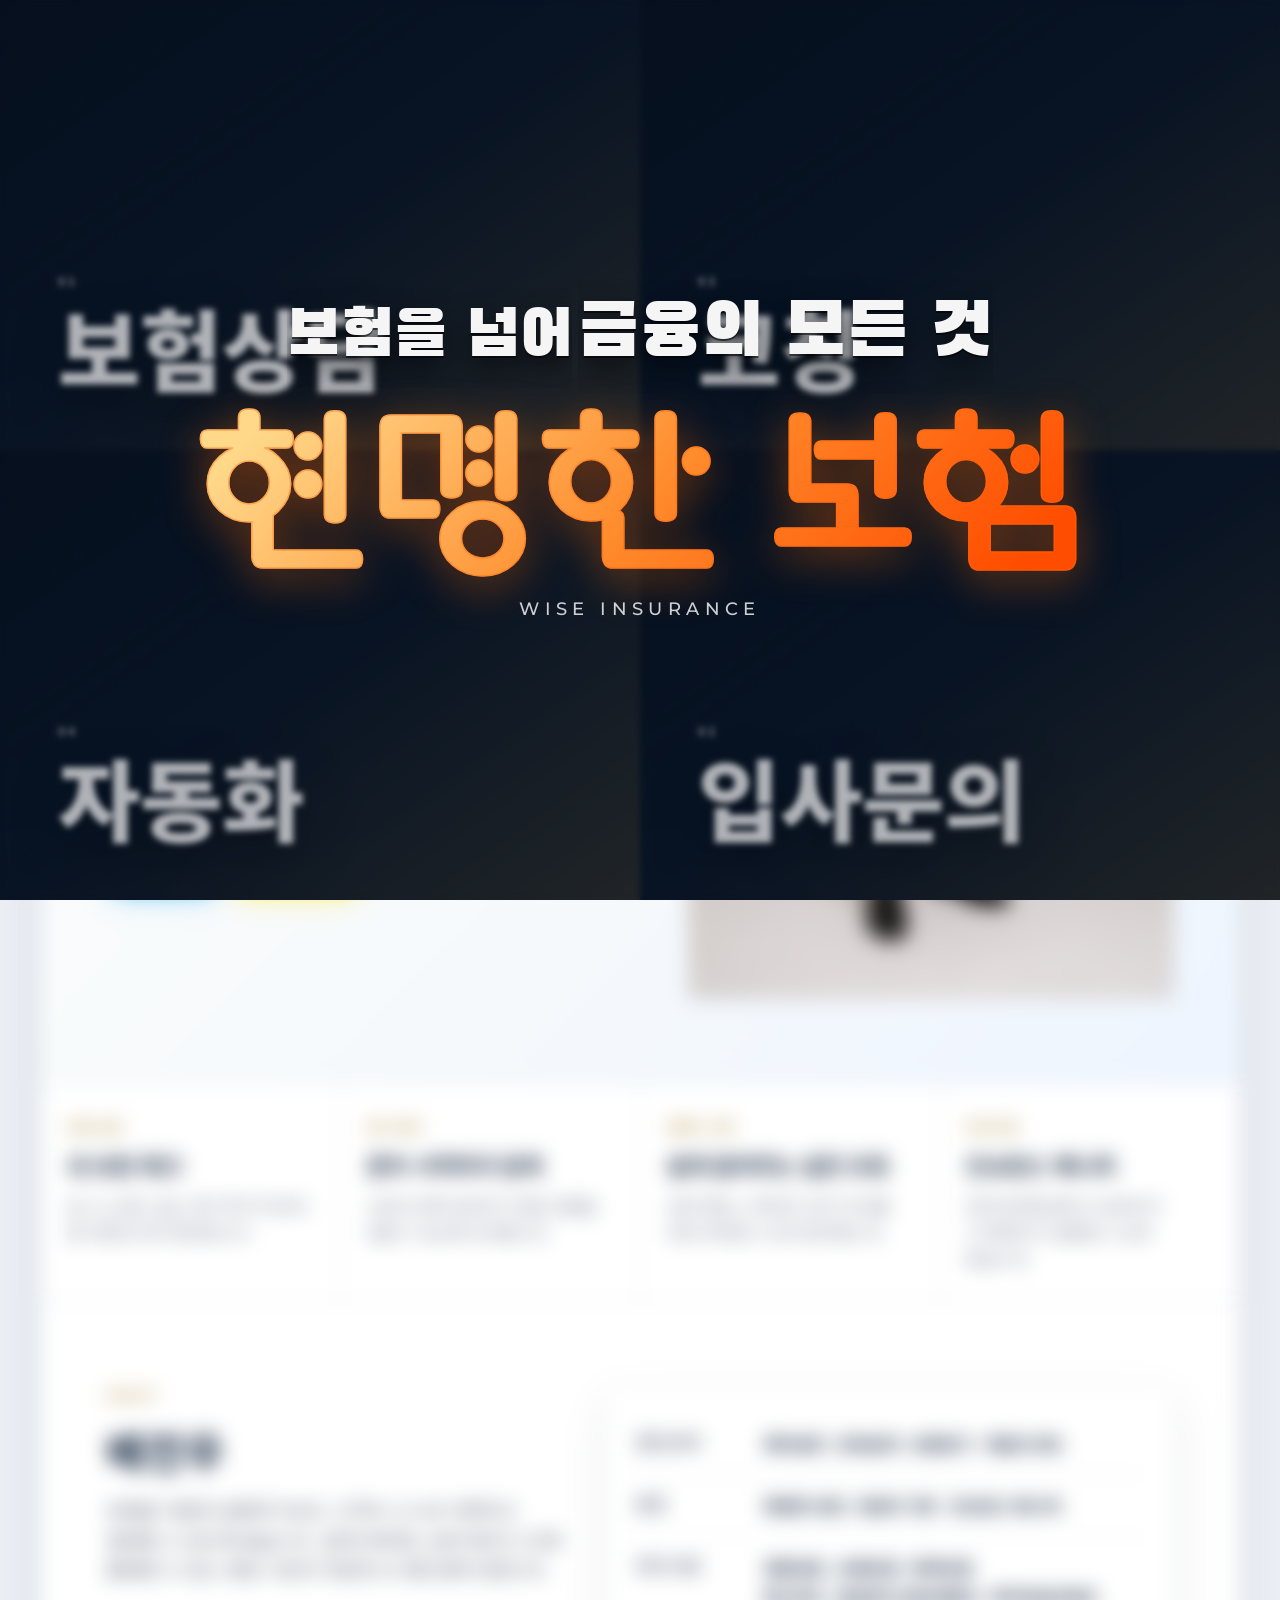
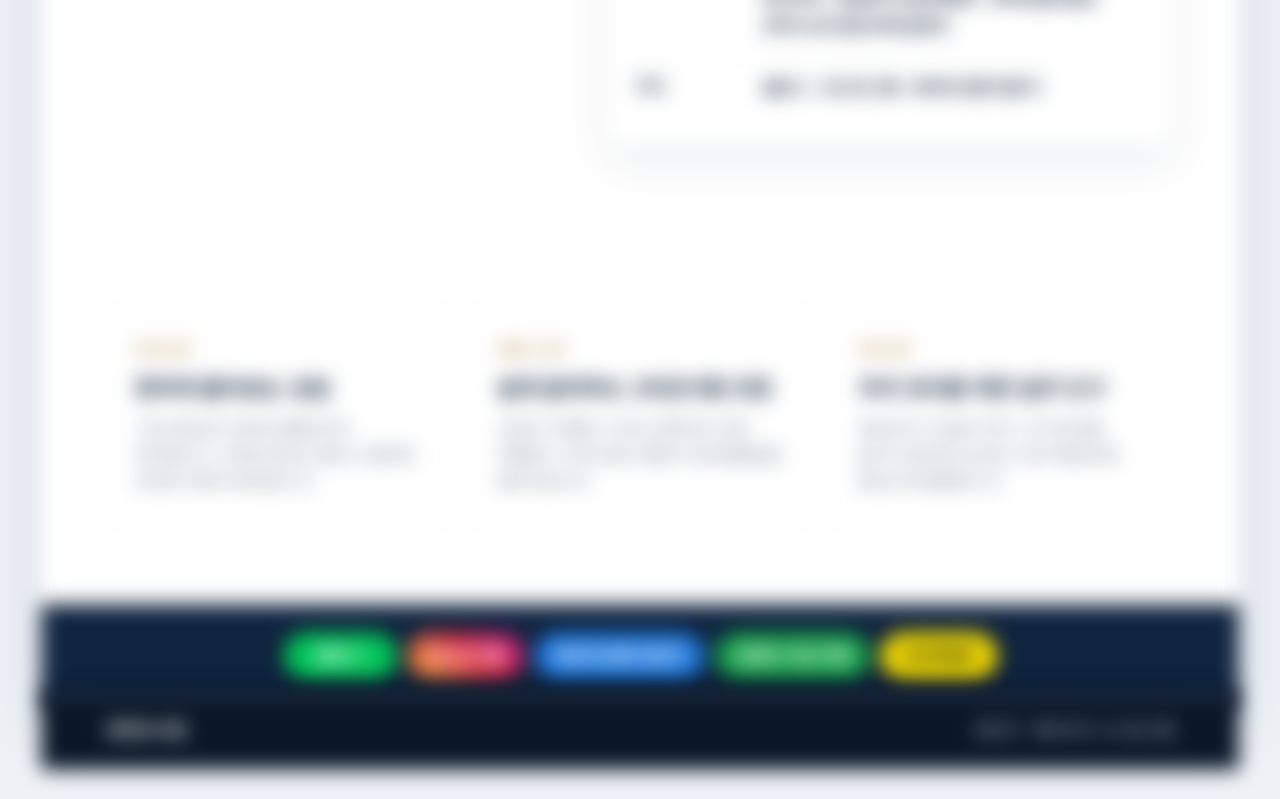
<file: index.html>
<!DOCTYPE html>
<html lang="ko">
<head>
  <meta charset="UTF-8">
  <meta name="viewport" content="width=device-width, initial-scale=1.0, viewport-fit=cover">
  <title>현명한 보험 | 배진우</title>
  <meta name="description" content="보험 상담, 입사 문의, 세일즈 코칭, 인슈런스 매니져 프로그램을 안내하는 배진우 개인 브랜딩 홈페이지입니다.">
  <link rel="preconnect" href="https://fonts.googleapis.com">
  <link rel="preconnect" href="https://fonts.gstatic.com" crossorigin>
  <link href="https://fonts.googleapis.com/css2?family=Black+Han+Sans&family=Gugi&family=Montserrat:wght@500;800&family=Noto+Sans+KR:wght@400;500;700;800;900&display=swap" rel="stylesheet">
  <link rel="stylesheet" href="assets/css/style.css">
</head>
<body>
  <div class="intro-loader" id="introLoader" aria-label="현명한 보험 인트로">
    <div class="intro-grid">
      <div class="intro-tile tile-1">
        <span>01</span>
        <strong>보험상담</strong>
      </div>
      <div class="intro-tile tile-3">
        <span>03</span>
        <strong>코칭</strong>
      </div>
      <div class="intro-tile tile-4">
        <span>04</span>
        <strong>자동화</strong>
      </div>
      <div class="intro-tile tile-2">
        <span>02</span>
        <strong>입사문의</strong>
      </div>
      <div class="intro-final">
        <div class="final-copy">
          <div class="final-row">
            <span class="final-line line-a">보험을 넘어</span>
            <span class="final-line line-b">금융의 모든 것</span>
          </div>
          <div class="final-slam-wrap">
            <span class="final-line line-slam">현명한 보험</span>
          </div>
          <span class="final-sub">WISE INSURANCE</span>
        </div>
      </div>
    </div>
  </div>
  <header class="site-header">
    <a class="brand" href="index.html" aria-label="현명한 보험 홈">
      <span class="compass-mark"></span>
      <span>현명한 보험</span>
    </a>
    <nav class="nav">
      <a href="insurance.html">보험 상담</a>
      <a href="recruit.html">입사 문의</a>
      <a href="lecture.html">세일즈 코칭</a>
      <a href="program.html">프로그램 문의</a>
    </nav>
    <div class="header-actions">
      <a class="pill" href="https://metarich-signal.vercel.app/login" target="_blank" rel="noopener">프로그램 연결</a>
      <a class="pill dark" href="https://signalgroup-sigma.vercel.app/index.html" target="_blank" rel="noopener">시그널그룹</a>
    </div>
  </header>

  <main>
    <section class="hero">
      <div class="hero-copy">
        <p class="eyebrow">BAE JINWOO · WISE INSURANCE</p>
        <h1>보험은 편하게 묻고,<br>방향은 현명하게 잡습니다.</h1>
        <p class="lead">보험 상담부터 세일즈 코칭, 입사 문의, 인슈런스 매니져 프로그램까지. 고객과 설계사 모두에게 필요한 기준을 쉽게 정리합니다.</p>
        <div class="hero-actions">
          <a class="btn primary" href="insurance.html">보험 상담</a>
          <a class="btn" href="recruit.html">입사 문의</a>
          <a class="btn ghost" href="lecture.html">세일즈 코칭</a>
          <a class="btn ghost" href="program.html">프로그램 문의</a>
        </div>
        <div class="contact-actions">
          <a class="contact-call" href="tel:01034302565">전화 상담</a>
          <a class="contact-kakao" href="https://open.kakao.com/o/s4lMEawg" target="_blank" rel="noopener">카카오톡 문의</a>
        </div>
      </div>
      <div class="hero-photo">
        <img src="assets/images/profile.png" alt="배진우 프로필 사진">
      </div>
    </section>

    <section class="quick-grid">
      <a class="quick-card" href="insurance.html">
        <span>보험 상담</span>
        <strong>내 보장 체크</strong>
        <p>암, 뇌, 심장, 실손, 청구까지 꼭 봐야 할 부분만 먼저 확인합니다.</p>
      </a>
      <a class="quick-card" href="recruit.html">
        <span>입사 문의</span>
        <strong>혼자 시작하지 않게</strong>
        <p>신입과 경력 설계사가 영업 흐름을 잡을 수 있도록 안내합니다.</p>
      </a>
      <a class="quick-card" href="lecture.html">
        <span>세일즈 코칭</span>
        <strong>쉽게 알려주는 실전 코칭</strong>
        <p>상담 화법, 고객관리, 청구 안내를 바로 써먹을 수 있게 정리합니다.</p>
      </a>
      <a class="quick-card" href="program.html">
        <span>프로그램</span>
        <strong>인슈런스 매니져</strong>
        <p>반복 업무를 줄이고 설계사가 고객에게 더 집중할 수 있게 돕습니다.</p>
      </a>
    </section>

    <section class="section about">
      <div>
        <p class="section-kicker">ABOUT</p>
        <h2>배진우</h2>
        <p class="section-lead">보험을 어렵게 설명하기보다, 고객이 스스로 이해하고 결정할 수 있도록 돕습니다. 설계사에게는 쉽게 배우고 오래 활용할 수 있는 영업 기준과 자동화 도구를 함께 전합니다.</p>
      </div>
      <div class="profile-panel">
        <div class="profile-row"><span>전문 분야</span><strong>재무설계 · 은퇴설계 · 보험청구 · 세일즈코칭</strong></div>
        <div class="profile-row"><span>운영</span><strong>현명한 보험 · 보험의 기준 · 인슈런스 매니져</strong></div>
        <div class="profile-row"><span>자격 사항</span><strong>생명보험 · 손해보험 · 변액보험<br>펀드투자 · 증권투자 권유대행인 · 퇴직연금모집인<br>AFPK 공식인증 재무설계사</strong></div>
        <div class="profile-row"><span>채널</span><strong>블로그 · 인스타그램 · 네이버 등록 전문가</strong></div>
      </div>
    </section>

    <section class="section tone-grid">
      <div class="tone-card">
        <span>보험 상담</span>
        <h3>편하게 물어보는 상담</h3>
        <p>가입 권유보다 현재 상황을 먼저 정리합니다. 어려운 용어는 줄이고 필요한 보장만 차분히 확인합니다.</p>
      </div>
      <div class="tone-card">
        <span>세일즈 코칭</span>
        <h3>쉽게 알려주는 1타강사형 코칭</h3>
        <p>신입도 이해할 수 있게, 경력자도 바로 적용할 수 있게 상담 흐름과 자료 활용법을 알려드립니다.</p>
      </div>
      <div class="tone-card">
        <span>프로그램</span>
        <h3>우리 모두를 위한 실무 도구</h3>
        <p>설계사의 시간을 아끼고 고객 관리를 놓치지 않도록 인슈런스 매니져를 현장 중심으로 활용합니다.</p>
      </div>
    </section>

    <section class="channel-band">
      <a class="channel-blog" href="https://blog.naver.com/jinwoo8506" data-mobile-href="https://m.blog.naver.com/jinwoo8506" target="_blank" rel="noopener">블로그</a>
      <a class="channel-instagram" href="https://www.instagram.com/jinwoo3430/" target="_blank" rel="noopener">인스타그램</a>
      <a class="channel-naver" href="https://search.naver.com/search.naver?where=nexearch&sm=tab_etc&mra=bjky&pkid=1&os=35413414&qvt=0&query=%EB%B0%B0%EC%A7%84%EC%9A%B0" target="_blank" rel="noopener">네이버 등록 전문가</a>
      <a class="channel-cafe" href="https://cafe.naver.com/signal1035" data-mobile-href="https://m.cafe.naver.com/signal1035" target="_blank" rel="noopener">보험의 기준 카페</a>
      <a class="channel-openchat" href="https://open.kakao.com/o/g8ND5toi" target="_blank" rel="noopener">오픈채팅방</a>
    </section>
  </main>

  <footer class="site-footer">
    <strong>현명한 보험</strong>
    <span>배진우 · 메타리치 시그널그룹</span>
  </footer>

  <script src="assets/js/main.js"></script>
</body>
</html>
</file>
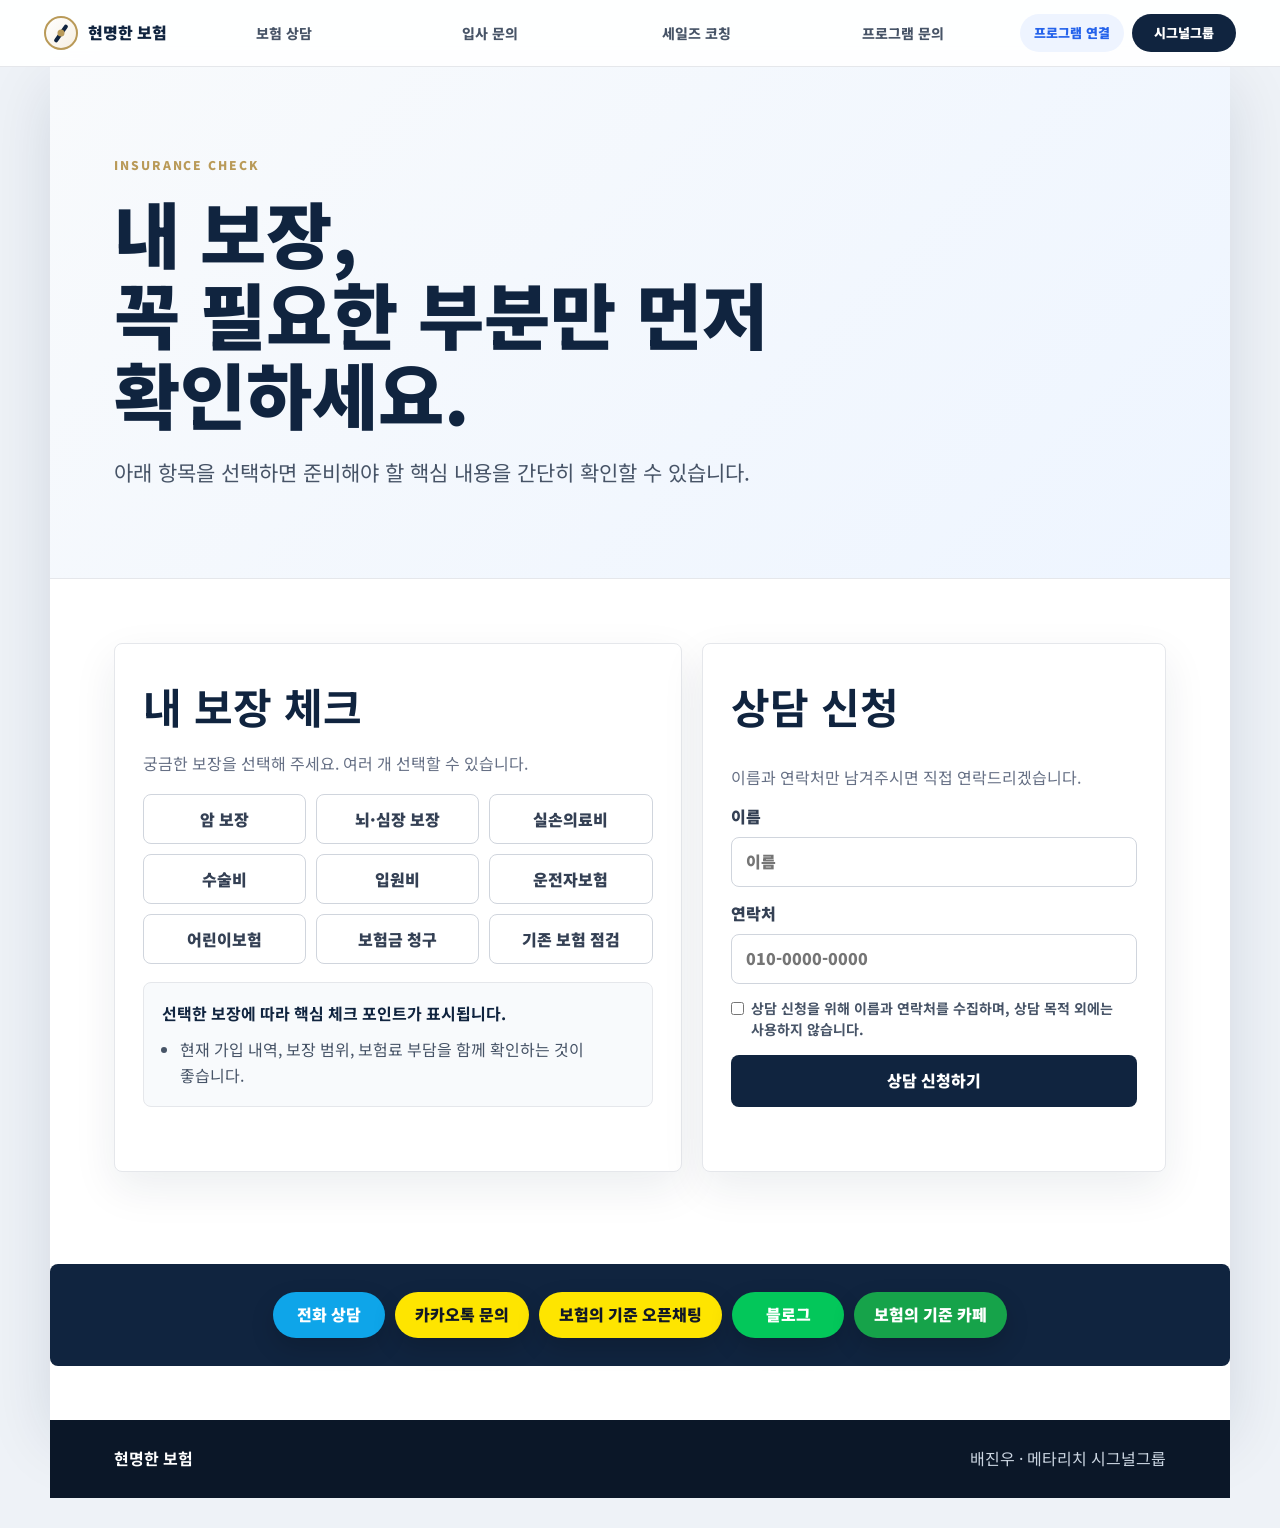
<file: insurance.html>
<!DOCTYPE html>
<html lang="ko">
<head>
  <meta charset="UTF-8">
  <meta name="viewport" content="width=device-width, initial-scale=1.0, viewport-fit=cover">
  <title>보험 상담 | 현명한 보험</title>
  <meta name="description" content="내 보장을 간단히 체크하고 꼭 준비해야 할 보장 방향을 확인하는 보험 상담 페이지입니다.">
  <link rel="preconnect" href="https://fonts.googleapis.com">
  <link rel="preconnect" href="https://fonts.gstatic.com" crossorigin>
  <link href="https://fonts.googleapis.com/css2?family=Noto+Sans+KR:wght@400;500;700;800;900&display=swap" rel="stylesheet">
  <link rel="stylesheet" href="assets/css/style.css">
</head>
<body>
  <header class="site-header">
    <a class="brand" href="index.html"><span class="compass-mark"></span><span>현명한 보험</span></a>
    <nav class="nav"><a href="insurance.html">보험 상담</a><a href="recruit.html">입사 문의</a><a href="lecture.html">세일즈 코칭</a><a href="program.html">프로그램 문의</a></nav>
    <div class="header-actions"><a class="pill" href="https://metarich-signal.vercel.app/login" target="_blank" rel="noopener">프로그램 연결</a><a class="pill dark" href="https://signalgroup-sigma.vercel.app/index.html" target="_blank" rel="noopener">시그널그룹</a></div>
  </header>

  <main class="sub-page">
    <section class="page-hero">
      <p class="eyebrow">INSURANCE CHECK</p>
      <h1>내 보장,<br>꼭 필요한 부분만 먼저 확인하세요.</h1>
      <p class="lead">아래 항목을 선택하면 준비해야 할 핵심 내용을 간단히 확인할 수 있습니다.</p>
    </section>

    <section class="form-layout">
      <div class="panel">
        <h2>내 보장 체크</h2>
        <p class="muted">궁금한 보장을 선택해 주세요. 여러 개 선택할 수 있습니다.</p>
        <div class="check-grid coverage-options">
          <label><input type="checkbox" name="coverage" value="암 보장"><span>암 보장</span></label>
          <label><input type="checkbox" name="coverage" value="뇌·심장 보장"><span>뇌·심장 보장</span></label>
          <label><input type="checkbox" name="coverage" value="실손의료비"><span>실손의료비</span></label>
          <label><input type="checkbox" name="coverage" value="수술비"><span>수술비</span></label>
          <label><input type="checkbox" name="coverage" value="입원비"><span>입원비</span></label>
          <label><input type="checkbox" name="coverage" value="운전자보험"><span>운전자보험</span></label>
          <label><input type="checkbox" name="coverage" value="어린이보험"><span>어린이보험</span></label>
          <label><input type="checkbox" name="coverage" value="보험금 청구"><span>보험금 청구</span></label>
          <label><input type="checkbox" name="coverage" value="기존 보험 점검"><span>기존 보험 점검</span></label>
        </div>
        <div class="comment-box" id="coverageComment">
          <strong>선택한 보장에 따라 핵심 체크 포인트가 표시됩니다.</strong>
          <ul><li>현재 가입 내역, 보장 범위, 보험료 부담을 함께 확인하는 것이 좋습니다.</li></ul>
        </div>
      </div>

      <form class="panel lead-form" data-form-type="보험 상담">
        <h2>상담 신청</h2>
        <p class="muted">이름과 연락처만 남겨주시면 직접 연락드리겠습니다.</p>
        <label>이름<input name="name" autocomplete="name" required placeholder="이름"></label>
        <label>연락처<input name="phone" inputmode="tel" autocomplete="tel" required placeholder="010-0000-0000"></label>
        <label class="agree"><input type="checkbox" name="privacy" required><span>상담 신청을 위해 이름과 연락처를 수집하며, 상담 목적 외에는 사용하지 않습니다.</span></label>
        <button class="btn primary full" type="submit">상담 신청하기</button>
        <p class="form-message" role="status"></p>
      </form>
    </section>

    <section class="channel-band compact">
      <a class="channel-call" href="tel:01034302565">전화 상담</a>
      <a class="channel-kakao" href="https://open.kakao.com/o/s4lMEawg" target="_blank" rel="noopener">카카오톡 문의</a>
      <a class="channel-openchat" href="https://open.kakao.com/o/g8ND5toi" target="_blank" rel="noopener">보험의 기준 오픈채팅</a>
      <a class="channel-blog" href="https://blog.naver.com/jinwoo8506" data-mobile-href="https://m.blog.naver.com/jinwoo8506" target="_blank" rel="noopener">블로그</a>
      <a class="channel-cafe" href="https://cafe.naver.com/signal1035" data-mobile-href="https://m.cafe.naver.com/signal1035" target="_blank" rel="noopener">보험의 기준 카페</a>
    </section>
  </main>

  <footer class="site-footer"><strong>현명한 보험</strong><span>배진우 · 메타리치 시그널그룹</span></footer>
  <div class="submit-modal" id="submitModal" aria-hidden="true">
    <div class="submit-dialog" role="dialog" aria-modal="true" aria-live="polite">
      <button class="modal-close" type="button" data-modal-close aria-label="닫기">×</button>
      <div class="submit-spinner" aria-hidden="true"></div>
      <h3>신청 정보를 전송 중입니다</h3>
      <p>잠시만 기다려 주세요.</p>
    </div>
  </div>
  <script src="assets/js/main.js"></script>
</body>
</html>
</file>
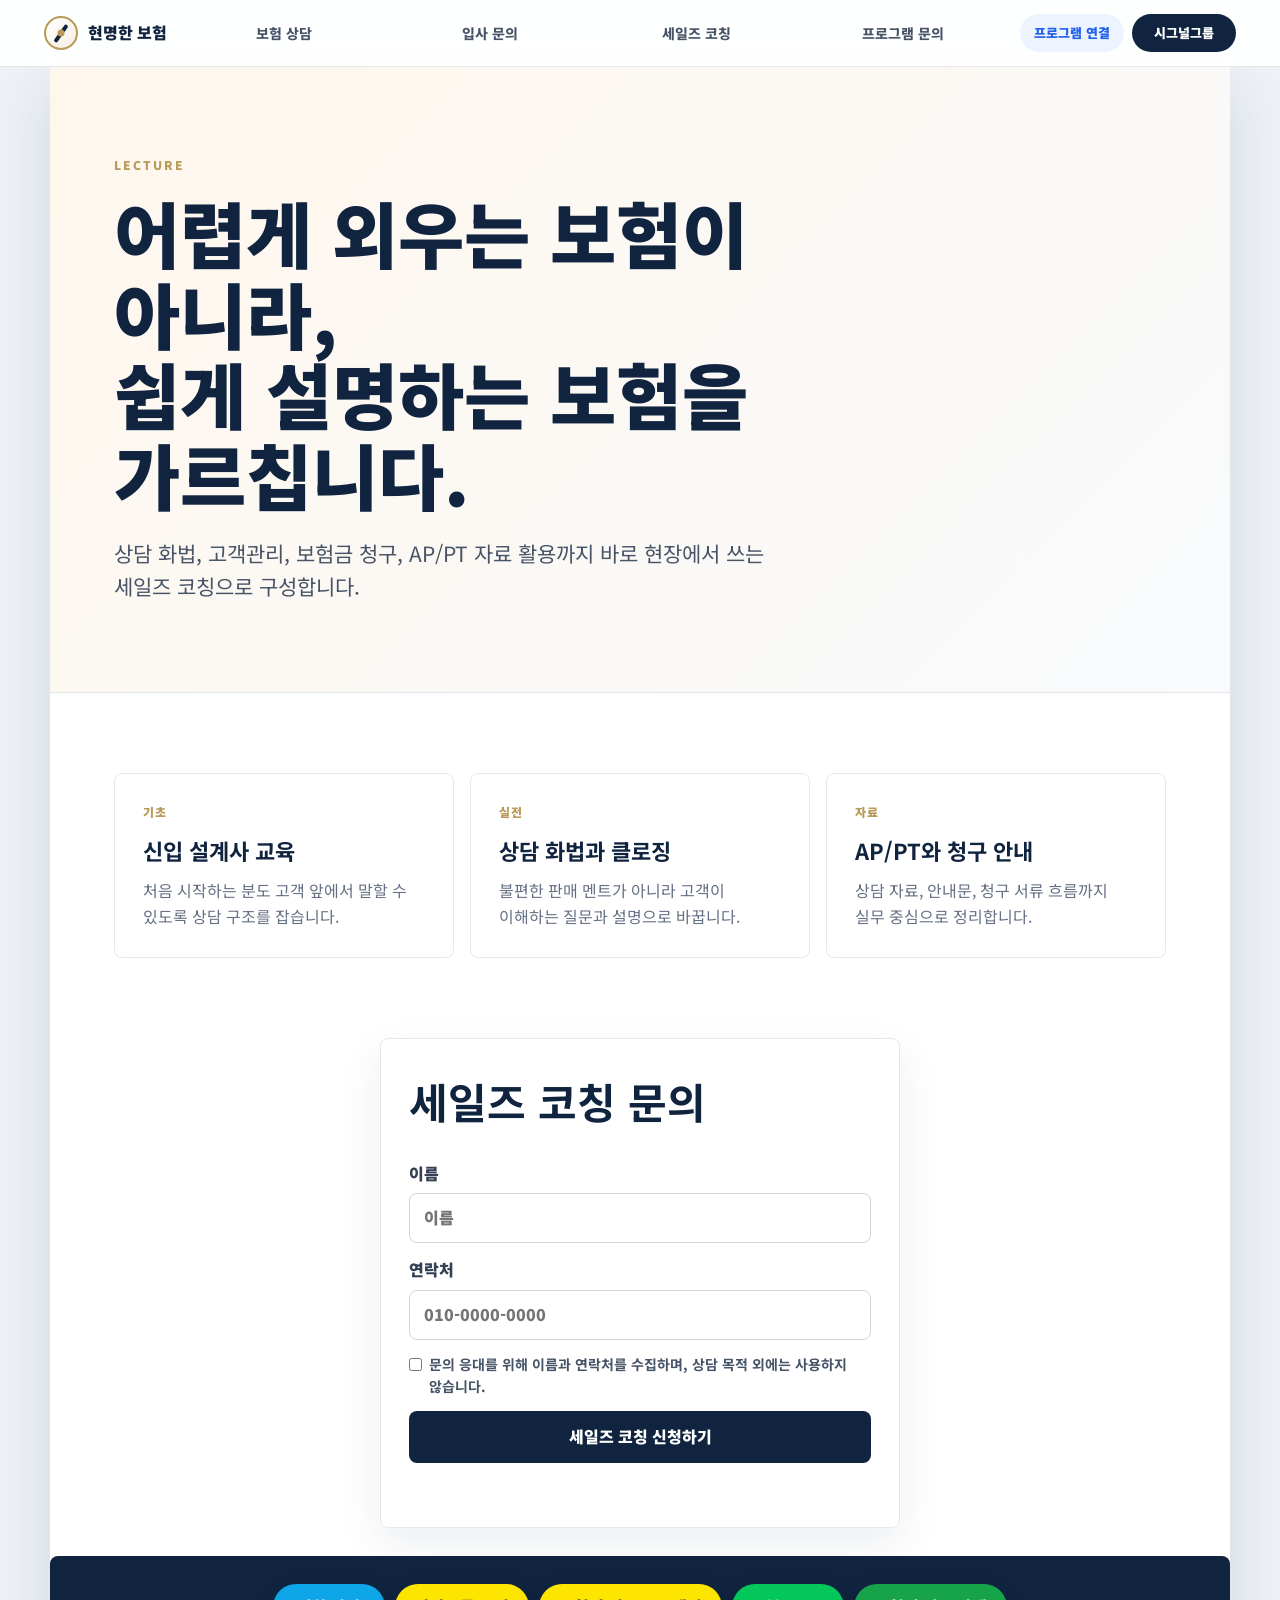
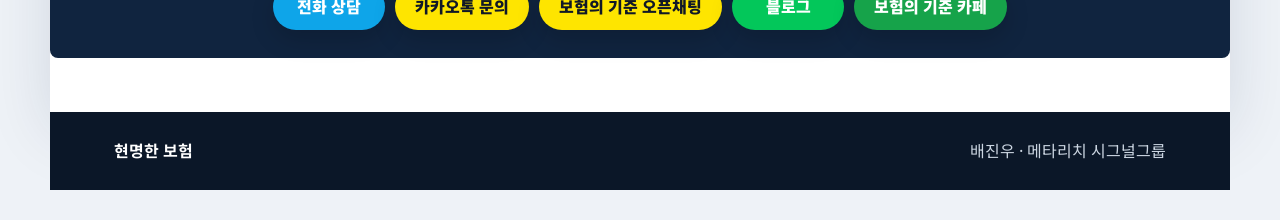
<file: lecture.html>
<!DOCTYPE html>
<html lang="ko">
<head>
  <meta charset="UTF-8">
  <meta name="viewport" content="width=device-width, initial-scale=1.0, viewport-fit=cover">
  <title>세일즈 코칭 | 현명한 보험</title>
  <meta name="description" content="보험 영업 세일즈 코칭, 상담 화법, 고객관리, 청구 안내 교육 문의 페이지입니다.">
  <link rel="preconnect" href="https://fonts.googleapis.com">
  <link rel="preconnect" href="https://fonts.gstatic.com" crossorigin>
  <link href="https://fonts.googleapis.com/css2?family=Noto+Sans+KR:wght@400;500;700;800;900&display=swap" rel="stylesheet">
  <link rel="stylesheet" href="assets/css/style.css">
</head>
<body>
  <header class="site-header">
    <a class="brand" href="index.html"><span class="compass-mark"></span><span>현명한 보험</span></a>
    <nav class="nav"><a href="insurance.html">보험 상담</a><a href="recruit.html">입사 문의</a><a href="lecture.html">세일즈 코칭</a><a href="program.html">프로그램 문의</a></nav>
    <div class="header-actions"><a class="pill" href="https://metarich-signal.vercel.app/login" target="_blank" rel="noopener">프로그램 연결</a><a class="pill dark" href="https://signalgroup-sigma.vercel.app/index.html" target="_blank" rel="noopener">시그널그룹</a></div>
  </header>
  <main class="sub-page">
    <section class="page-hero lecture">
      <p class="eyebrow">LECTURE</p>
      <h1>어렵게 외우는 보험이 아니라,<br>쉽게 설명하는 보험을 가르칩니다.</h1>
      <p class="lead">상담 화법, 고객관리, 보험금 청구, AP/PT 자료 활용까지 바로 현장에서 쓰는 세일즈 코칭으로 구성합니다.</p>
    </section>
    <section class="section cards-3">
      <div class="tone-card"><span>기초</span><h3>신입 설계사 교육</h3><p>처음 시작하는 분도 고객 앞에서 말할 수 있도록 상담 구조를 잡습니다.</p></div>
      <div class="tone-card"><span>실전</span><h3>상담 화법과 클로징</h3><p>불편한 판매 멘트가 아니라 고객이 이해하는 질문과 설명으로 바꿉니다.</p></div>
      <div class="tone-card"><span>자료</span><h3>AP/PT와 청구 안내</h3><p>상담 자료, 안내문, 청구 서류 흐름까지 실무 중심으로 정리합니다.</p></div>
    </section>
    <form class="panel single-form lead-form" data-form-type="세일즈 코칭 문의">
      <h2>세일즈 코칭 문의</h2>
      <label>이름<input name="name" autocomplete="name" required placeholder="이름"></label>
      <label>연락처<input name="phone" inputmode="tel" autocomplete="tel" required placeholder="010-0000-0000"></label>
      <label class="agree"><input type="checkbox" name="privacy" required><span>문의 응대를 위해 이름과 연락처를 수집하며, 상담 목적 외에는 사용하지 않습니다.</span></label>
      <button class="btn primary full" type="submit">세일즈 코칭 신청하기</button>
      <p class="form-message" role="status"></p>
    </form>

    <section class="channel-band compact">
      <a class="channel-call" href="tel:01034302565">전화 상담</a>
      <a class="channel-kakao" href="https://open.kakao.com/o/s4lMEawg" target="_blank" rel="noopener">카카오톡 문의</a>
      <a class="channel-openchat" href="https://open.kakao.com/o/g8ND5toi" target="_blank" rel="noopener">보험의 기준 오픈채팅</a>
      <a class="channel-blog" href="https://blog.naver.com/jinwoo8506" data-mobile-href="https://m.blog.naver.com/jinwoo8506" target="_blank" rel="noopener">블로그</a>
      <a class="channel-cafe" href="https://cafe.naver.com/signal1035" data-mobile-href="https://m.cafe.naver.com/signal1035" target="_blank" rel="noopener">보험의 기준 카페</a>
    </section>
  </main>
  <footer class="site-footer"><strong>현명한 보험</strong><span>배진우 · 메타리치 시그널그룹</span></footer>
  <div class="submit-modal" id="submitModal" aria-hidden="true">
    <div class="submit-dialog" role="dialog" aria-modal="true" aria-live="polite">
      <button class="modal-close" type="button" data-modal-close aria-label="닫기">×</button>
      <div class="submit-spinner" aria-hidden="true"></div>
      <h3>신청 정보를 전송 중입니다</h3>
      <p>잠시만 기다려 주세요.</p>
    </div>
  </div>
  <script src="assets/js/main.js"></script>
</body>
</html>
</file>
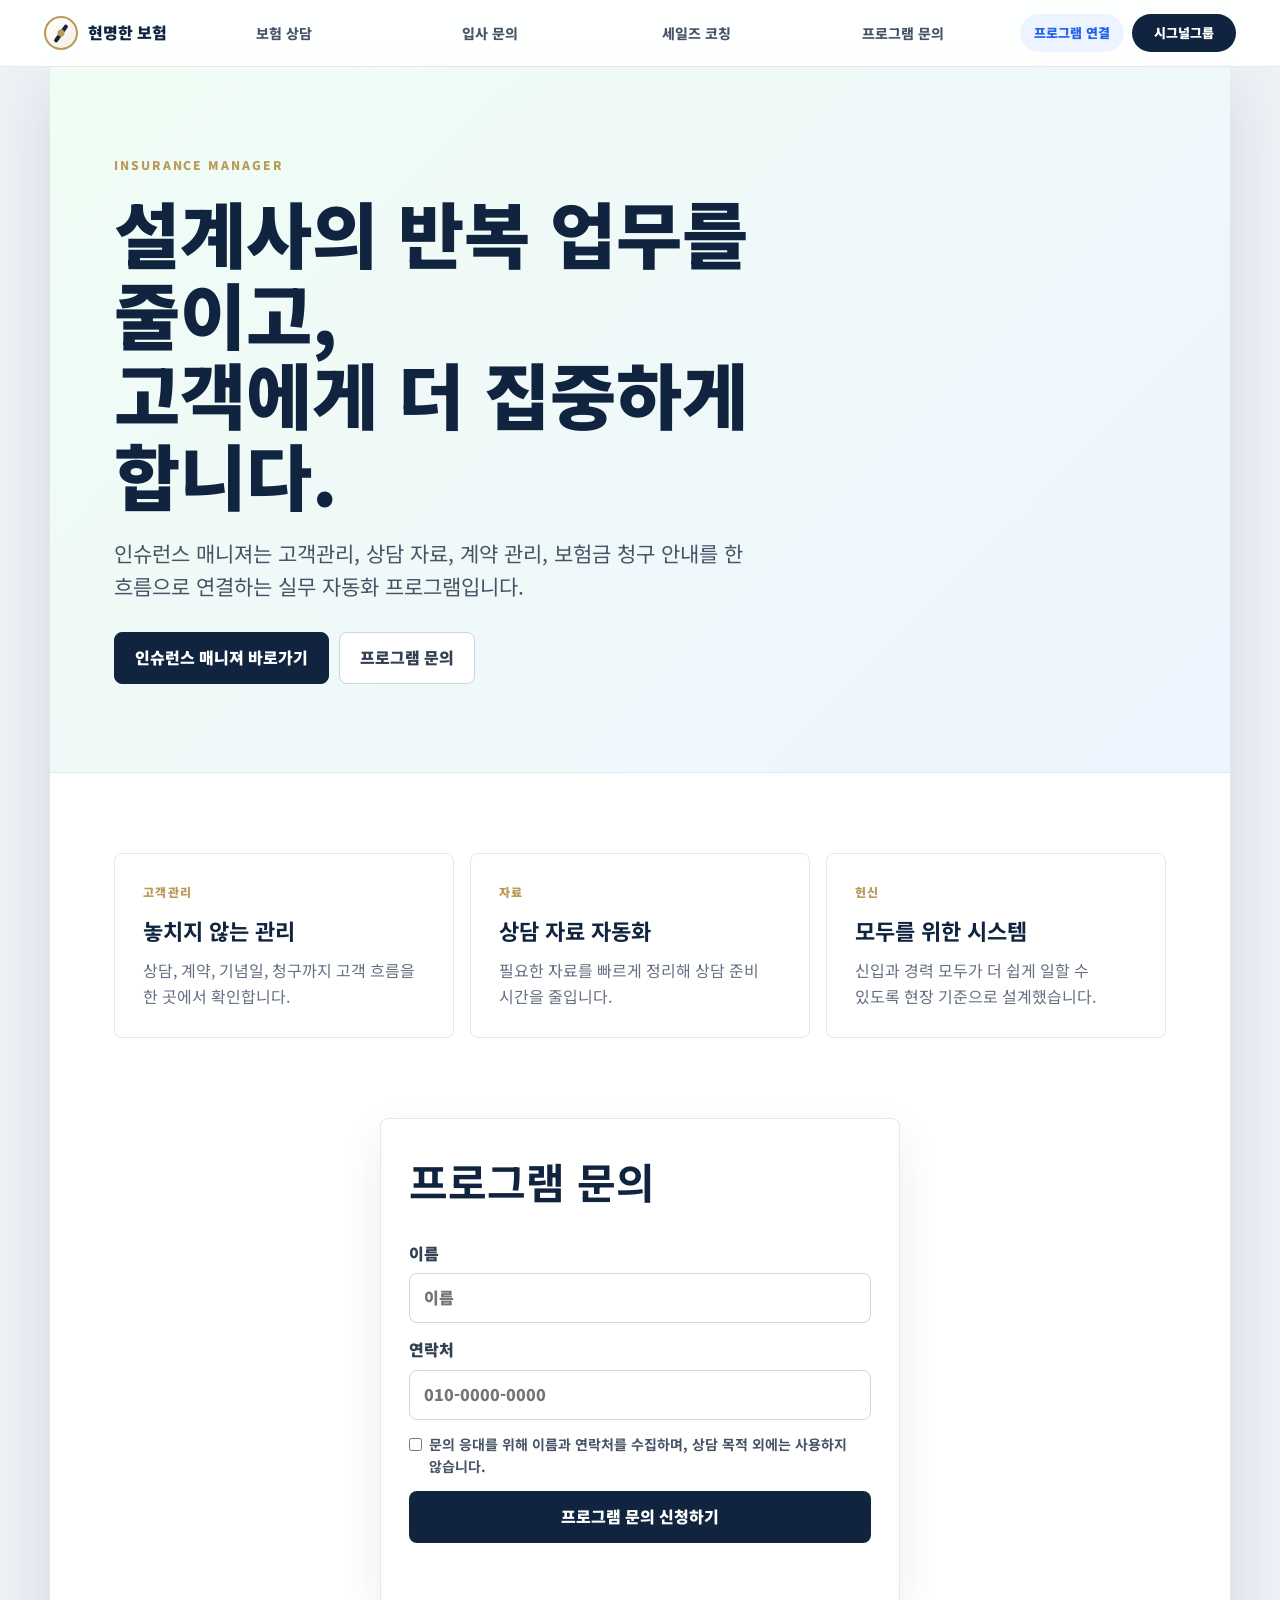
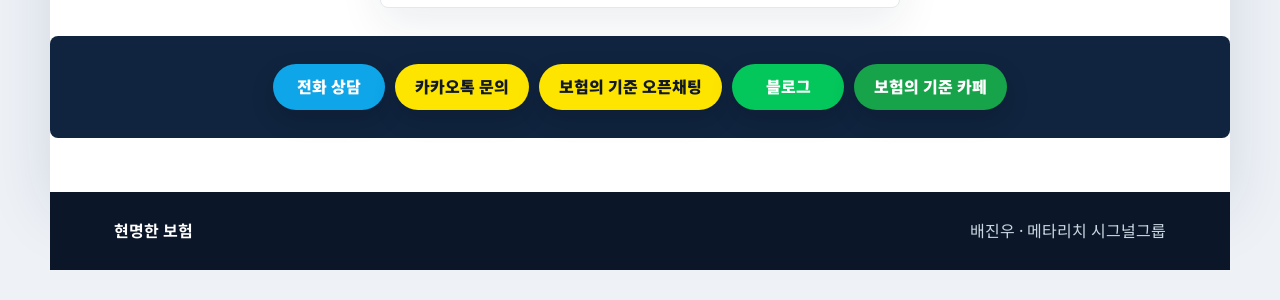
<file: program.html>
<!DOCTYPE html>
<html lang="ko">
<head>
  <meta charset="UTF-8">
  <meta name="viewport" content="width=device-width, initial-scale=1.0, viewport-fit=cover">
  <title>프로그램 문의 | 현명한 보험</title>
  <meta name="description" content="인슈런스 매니져 프로그램과 보험 영업 자동화 문의 페이지입니다.">
  <link rel="preconnect" href="https://fonts.googleapis.com">
  <link rel="preconnect" href="https://fonts.gstatic.com" crossorigin>
  <link href="https://fonts.googleapis.com/css2?family=Noto+Sans+KR:wght@400;500;700;800;900&display=swap" rel="stylesheet">
  <link rel="stylesheet" href="assets/css/style.css">
</head>
<body>
  <header class="site-header">
    <a class="brand" href="index.html"><span class="compass-mark"></span><span>현명한 보험</span></a>
    <nav class="nav"><a href="insurance.html">보험 상담</a><a href="recruit.html">입사 문의</a><a href="lecture.html">세일즈 코칭</a><a href="program.html">프로그램 문의</a></nav>
    <div class="header-actions"><a class="pill" href="https://metarich-signal.vercel.app/login" target="_blank" rel="noopener">프로그램 연결</a><a class="pill dark" href="https://signalgroup-sigma.vercel.app/index.html" target="_blank" rel="noopener">시그널그룹</a></div>
  </header>
  <main class="sub-page">
    <section class="page-hero program">
      <p class="eyebrow">INSURANCE MANAGER</p>
      <h1>설계사의 반복 업무를 줄이고,<br>고객에게 더 집중하게 합니다.</h1>
      <p class="lead">인슈런스 매니져는 고객관리, 상담 자료, 계약 관리, 보험금 청구 안내를 한 흐름으로 연결하는 실무 자동화 프로그램입니다.</p>
      <div class="hero-actions"><a class="btn primary" href="https://metarich-signal.vercel.app/login" target="_blank" rel="noopener">인슈런스 매니져 바로가기</a><a class="btn ghost" href="#program-form">프로그램 문의</a></div>
    </section>
    <section class="section cards-3">
      <div class="tone-card"><span>고객관리</span><h3>놓치지 않는 관리</h3><p>상담, 계약, 기념일, 청구까지 고객 흐름을 한 곳에서 확인합니다.</p></div>
      <div class="tone-card"><span>자료</span><h3>상담 자료 자동화</h3><p>필요한 자료를 빠르게 정리해 상담 준비 시간을 줄입니다.</p></div>
      <div class="tone-card"><span>헌신</span><h3>모두를 위한 시스템</h3><p>신입과 경력 모두가 더 쉽게 일할 수 있도록 현장 기준으로 설계했습니다.</p></div>
    </section>
    <form id="program-form" class="panel single-form lead-form" data-form-type="프로그램 문의">
      <h2>프로그램 문의</h2>
      <label>이름<input name="name" autocomplete="name" required placeholder="이름"></label>
      <label>연락처<input name="phone" inputmode="tel" autocomplete="tel" required placeholder="010-0000-0000"></label>
      <label class="agree"><input type="checkbox" name="privacy" required><span>문의 응대를 위해 이름과 연락처를 수집하며, 상담 목적 외에는 사용하지 않습니다.</span></label>
      <button class="btn primary full" type="submit">프로그램 문의 신청하기</button>
      <p class="form-message" role="status"></p>
    </form>

    <section class="channel-band compact">
      <a class="channel-call" href="tel:01034302565">전화 상담</a>
      <a class="channel-kakao" href="https://open.kakao.com/o/s4lMEawg" target="_blank" rel="noopener">카카오톡 문의</a>
      <a class="channel-openchat" href="https://open.kakao.com/o/g8ND5toi" target="_blank" rel="noopener">보험의 기준 오픈채팅</a>
      <a class="channel-blog" href="https://blog.naver.com/jinwoo8506" data-mobile-href="https://m.blog.naver.com/jinwoo8506" target="_blank" rel="noopener">블로그</a>
      <a class="channel-cafe" href="https://cafe.naver.com/signal1035" data-mobile-href="https://m.cafe.naver.com/signal1035" target="_blank" rel="noopener">보험의 기준 카페</a>
    </section>
  </main>
  <footer class="site-footer"><strong>현명한 보험</strong><span>배진우 · 메타리치 시그널그룹</span></footer>
  <div class="submit-modal" id="submitModal" aria-hidden="true">
    <div class="submit-dialog" role="dialog" aria-modal="true" aria-live="polite">
      <button class="modal-close" type="button" data-modal-close aria-label="닫기">×</button>
      <div class="submit-spinner" aria-hidden="true"></div>
      <h3>신청 정보를 전송 중입니다</h3>
      <p>잠시만 기다려 주세요.</p>
    </div>
  </div>
  <script src="assets/js/main.js"></script>
</body>
</html>
</file>
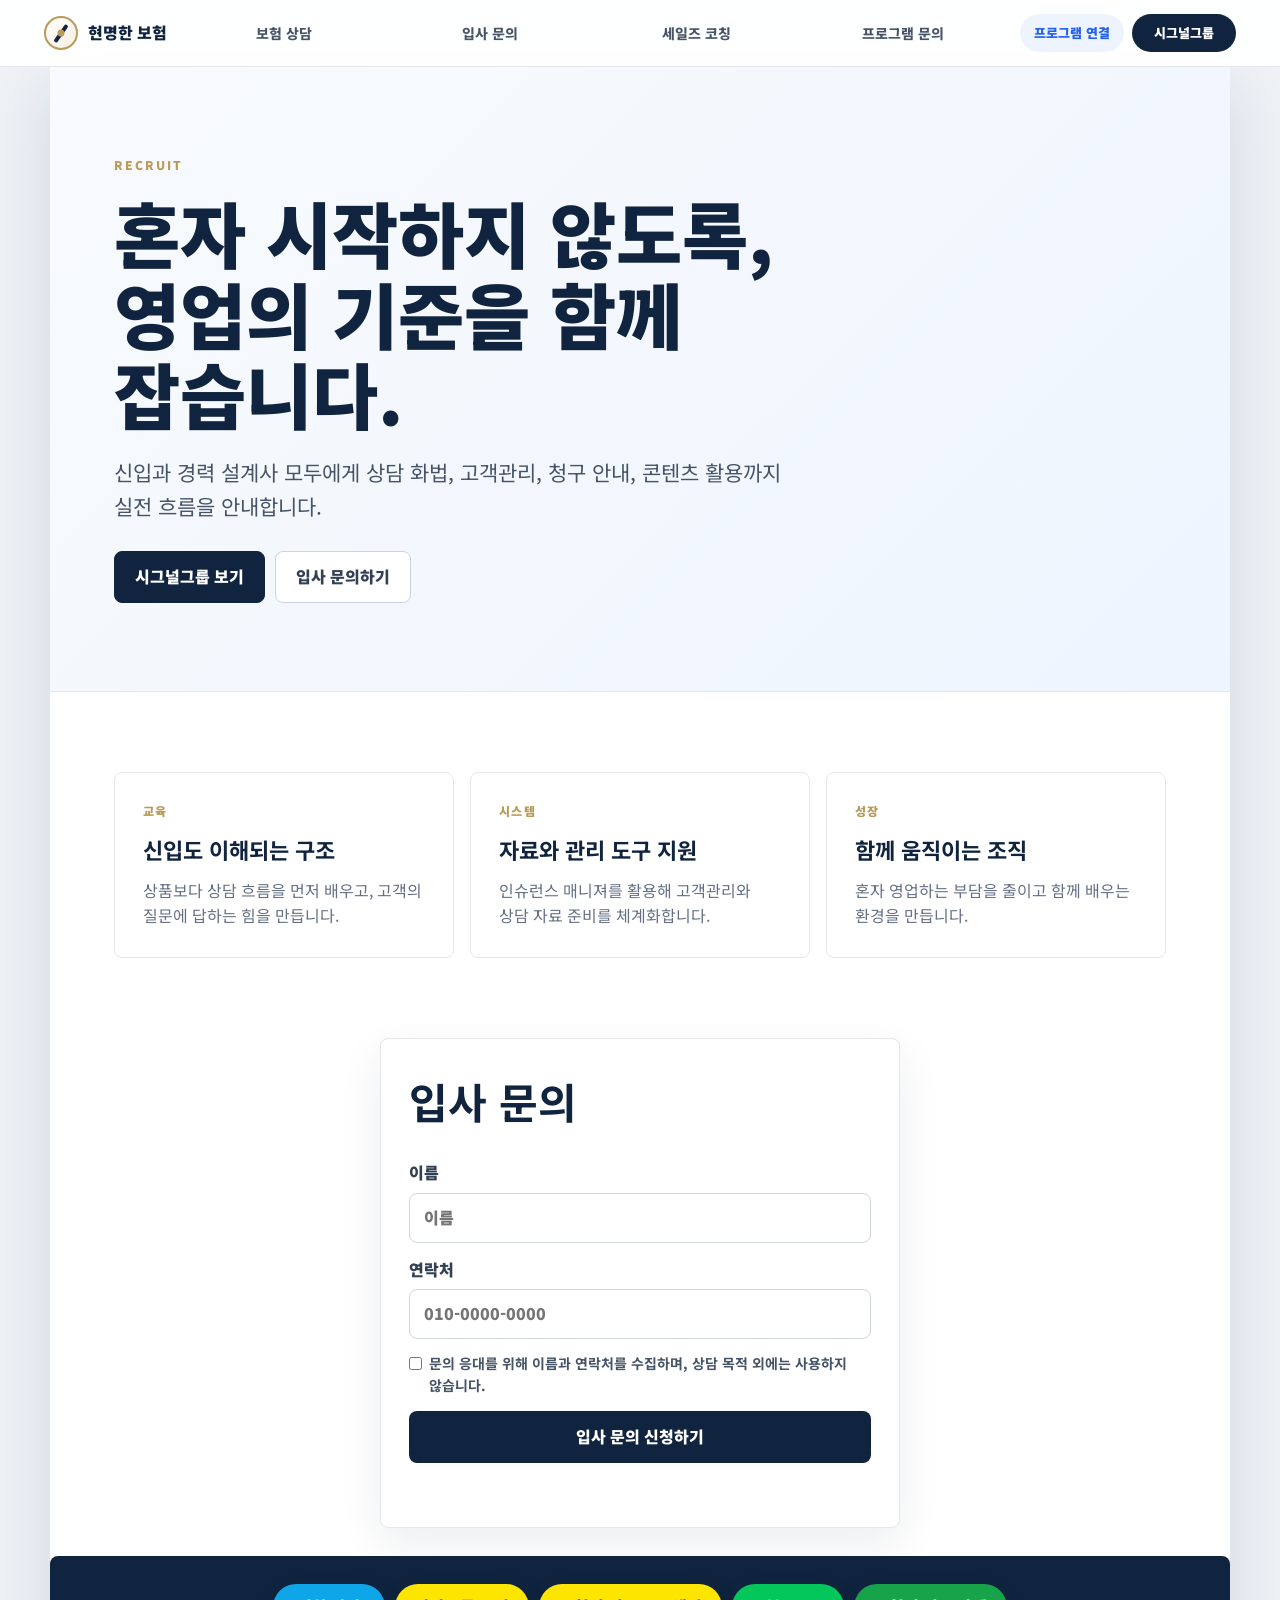
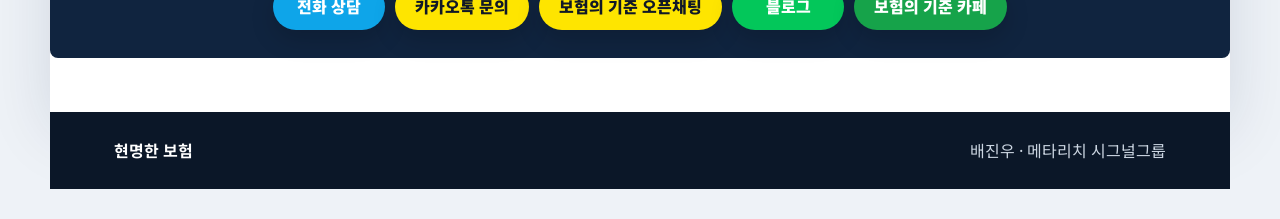
<file: recruit.html>
<!DOCTYPE html>
<html lang="ko">
<head>
  <meta charset="UTF-8">
  <meta name="viewport" content="width=device-width, initial-scale=1.0, viewport-fit=cover">
  <title>입사 문의 | 현명한 보험</title>
  <meta name="description" content="보험설계사 신입과 경력 입사 문의를 위한 안내 페이지입니다.">
  <link rel="preconnect" href="https://fonts.googleapis.com">
  <link rel="preconnect" href="https://fonts.gstatic.com" crossorigin>
  <link href="https://fonts.googleapis.com/css2?family=Noto+Sans+KR:wght@400;500;700;800;900&display=swap" rel="stylesheet">
  <link rel="stylesheet" href="assets/css/style.css">
</head>
<body>
  <header class="site-header">
    <a class="brand" href="index.html"><span class="compass-mark"></span><span>현명한 보험</span></a>
    <nav class="nav"><a href="insurance.html">보험 상담</a><a href="recruit.html">입사 문의</a><a href="lecture.html">세일즈 코칭</a><a href="program.html">프로그램 문의</a></nav>
    <div class="header-actions"><a class="pill" href="https://metarich-signal.vercel.app/login" target="_blank" rel="noopener">프로그램 연결</a><a class="pill dark" href="https://signalgroup-sigma.vercel.app/index.html" target="_blank" rel="noopener">시그널그룹</a></div>
  </header>
  <main class="sub-page">
    <section class="page-hero">
      <p class="eyebrow">RECRUIT</p>
      <h1>혼자 시작하지 않도록,<br>영업의 기준을 함께 잡습니다.</h1>
      <p class="lead">신입과 경력 설계사 모두에게 상담 화법, 고객관리, 청구 안내, 콘텐츠 활용까지 실전 흐름을 안내합니다.</p>
      <div class="hero-actions"><a class="btn primary" href="https://signalgroup-sigma.vercel.app/index.html" target="_blank" rel="noopener">시그널그룹 보기</a><a class="btn ghost" href="#apply">입사 문의하기</a></div>
    </section>
    <section class="section cards-3">
      <div class="tone-card"><span>교육</span><h3>신입도 이해되는 구조</h3><p>상품보다 상담 흐름을 먼저 배우고, 고객의 질문에 답하는 힘을 만듭니다.</p></div>
      <div class="tone-card"><span>시스템</span><h3>자료와 관리 도구 지원</h3><p>인슈런스 매니져를 활용해 고객관리와 상담 자료 준비를 체계화합니다.</p></div>
      <div class="tone-card"><span>성장</span><h3>함께 움직이는 조직</h3><p>혼자 영업하는 부담을 줄이고 함께 배우는 환경을 만듭니다.</p></div>
    </section>
    <form id="apply" class="panel single-form lead-form" data-form-type="입사 문의">
      <h2>입사 문의</h2>
      <label>이름<input name="name" autocomplete="name" required placeholder="이름"></label>
      <label>연락처<input name="phone" inputmode="tel" autocomplete="tel" required placeholder="010-0000-0000"></label>
      <label class="agree"><input type="checkbox" name="privacy" required><span>문의 응대를 위해 이름과 연락처를 수집하며, 상담 목적 외에는 사용하지 않습니다.</span></label>
      <button class="btn primary full" type="submit">입사 문의 신청하기</button>
      <p class="form-message" role="status"></p>
    </form>

    <section class="channel-band compact">
      <a class="channel-call" href="tel:01034302565">전화 상담</a>
      <a class="channel-kakao" href="https://open.kakao.com/o/s4lMEawg" target="_blank" rel="noopener">카카오톡 문의</a>
      <a class="channel-openchat" href="https://open.kakao.com/o/g8ND5toi" target="_blank" rel="noopener">보험의 기준 오픈채팅</a>
      <a class="channel-blog" href="https://blog.naver.com/jinwoo8506" data-mobile-href="https://m.blog.naver.com/jinwoo8506" target="_blank" rel="noopener">블로그</a>
      <a class="channel-cafe" href="https://cafe.naver.com/signal1035" data-mobile-href="https://m.cafe.naver.com/signal1035" target="_blank" rel="noopener">보험의 기준 카페</a>
    </section>
  </main>
  <footer class="site-footer"><strong>현명한 보험</strong><span>배진우 · 메타리치 시그널그룹</span></footer>
  <div class="submit-modal" id="submitModal" aria-hidden="true">
    <div class="submit-dialog" role="dialog" aria-modal="true" aria-live="polite">
      <button class="modal-close" type="button" data-modal-close aria-label="닫기">×</button>
      <div class="submit-spinner" aria-hidden="true"></div>
      <h3>신청 정보를 전송 중입니다</h3>
      <p>잠시만 기다려 주세요.</p>
    </div>
  </div>
  <script src="assets/js/main.js"></script>
</body>
</html>
</file>
<file: assets/css/style.css>
:root{
  --navy:#10243f;
  --navy-2:#173b67;
  --blue:#2563eb;
  --green:#10b981;
  --kakao:#fee500;
  --call:#0ea5e9;
  --blog:#03c75a;
  --instagram:#d62976;
  --openchat:#f59e0b;
  --gold:#b99a58;
  --ink:#111827;
  --muted:#667085;
  --line:#e5e7eb;
  --paper:#ffffff;
  --soft:#f5f7fb;
  --radius:8px;
  --shadow:0 20px 60px rgba(16,36,63,.12);
}
*{box-sizing:border-box;margin:0;padding:0}
html{scroll-behavior:smooth;-webkit-text-size-adjust:100%}
body{font-family:"Noto Sans KR",-apple-system,BlinkMacSystemFont,sans-serif;color:var(--ink);background:#eef2f7;line-height:1.6;word-break:keep-all;overflow-x:hidden}
body.intro-active{overflow:hidden}
a{text-decoration:none;color:inherit}
button,input{font:inherit}
button{cursor:pointer}
.intro-loader{position:fixed;inset:0;z-index:9999;display:flex;align-items:center;justify-content:center;background:#07111f;color:#fff;overflow:hidden;transition:opacity .4s ease,visibility .4s ease}
.intro-loader.hide{opacity:0;visibility:hidden;pointer-events:none}
.intro-loader:before{content:"";position:absolute;inset:0;z-index:7;background:radial-gradient(circle at 50% 50%,rgba(255,255,255,.96),rgba(255,255,255,.64) 35%,rgba(255,255,255,0) 72%);opacity:0;transform:scale(.72);pointer-events:none}
.intro-loader.bright:before{animation:introBright .8s ease forwards}
.intro-grid{position:relative;width:100%;height:100%;display:grid;grid-template-columns:1fr 1fr;grid-template-rows:1fr 1fr;background:#07111f}
.intro-tile{position:relative;display:flex;flex-direction:column;justify-content:flex-end;min-width:0;min-height:0;padding:clamp(22px,5vw,58px);overflow:hidden;isolation:isolate;opacity:0;animation:introTileIn 1.4s cubic-bezier(.2,.8,.2,1) both}
.intro-tile:before{content:"";position:absolute;inset:0;z-index:-2;background:var(--tile-bg) center/cover no-repeat;transform:scale(1.12);filter:saturate(.84) brightness(.62);animation:introImage 3.2s ease both}
.intro-tile:after{content:"";position:absolute;inset:0;z-index:-1;background:linear-gradient(145deg,rgba(7,17,31,.72),rgba(16,36,63,.24) 48%,rgba(185,154,88,.22))}
.intro-tile span{font-size:12px;font-weight:900;letter-spacing:.22em;color:rgba(255,255,255,.58);margin-bottom:10px}
.intro-tile strong{font-size:clamp(30px,7vw,92px);font-weight:900;letter-spacing:0;line-height:1.03;color:#fff;text-shadow:0 20px 54px rgba(0,0,0,.42);white-space:nowrap}
.tile-1{grid-column:1;grid-row:1;--x-start:-32vw;--tile-bg:url("https://images.unsplash.com/photo-1450101499163-c8848c66ca85?auto=format&fit=crop&w=1200&q=78");animation-delay:0s}
.tile-3{grid-column:2;grid-row:1;--x-start:32vw;--tile-bg:url("https://images.unsplash.com/photo-1552664730-d307ca884978?auto=format&fit=crop&w=1200&q=78");animation-delay:.18s}
.tile-4{grid-column:1;grid-row:2;--x-start:-32vw;--tile-bg:url("https://images.unsplash.com/photo-1516321318423-f06f85e504b3?auto=format&fit=crop&w=1200&q=78");animation-delay:.36s}
.tile-2{grid-column:2;grid-row:2;--x-start:32vw;--tile-bg:url("https://images.unsplash.com/photo-1521737711867-e3b97375f902?auto=format&fit=crop&w=1200&q=78");animation-delay:.54s}
.intro-final{position:absolute;inset:0;z-index:6;display:flex;flex-direction:column;align-items:center;justify-content:center;text-align:center;gap:18px;background:rgba(7,17,31,.32);backdrop-filter:blur(3px);opacity:0;animation:introFinal .22s 1.8s ease both}
.final-copy{display:flex;flex-direction:column;align-items:center;gap:10px;overflow:visible}
.final-row{display:flex;align-items:baseline;justify-content:center;gap:.35em;flex-wrap:wrap;padding:0 12px}
.final-line{display:inline-block;white-space:nowrap}
.line-a,.line-b{position:relative;overflow:hidden;font-family:"Black Han Sans","Noto Sans KR",sans-serif;font-weight:400;color:#f5f5f5;letter-spacing:0;text-shadow:0 2px 0 rgba(0,0,0,.55),0 14px 30px rgba(0,0,0,.5)}
.line-a{font-size:clamp(28px,6.4vw,64px);animation:slideInLeft .6s 1.8s cubic-bezier(.33,1,.68,1) both}
.line-b{font-size:clamp(36px,7.4vw,74px);animation:slideInRight .6s 2.4s cubic-bezier(.33,1,.68,1) both}
.line-a:after,.line-b:after{content:"";position:absolute;top:0;left:-60%;width:40%;height:100%;background:linear-gradient(115deg,rgba(255,255,255,0) 0%,rgba(255,255,255,.95) 50%,rgba(255,255,255,0) 100%);transform:skewX(-18deg);opacity:0;animation:streakSweep .4s ease-out both}
.line-a:after{animation-delay:2.4s}
.line-b:after{animation-delay:3s}
.final-slam-wrap{position:relative;overflow:visible;line-height:1;animation:slamGlow .5s 3.9s ease-out both}
.line-slam{display:inline-block;font-family:"Gugi","Black Han Sans",cursive;font-size:clamp(56px,15vw,180px);line-height:1;-webkit-text-stroke:1.5px rgba(255,100,10,.4);background:linear-gradient(135deg,#ffd88a 8%,#ff8a2b 52%,#ff4d00 92%);-webkit-background-clip:text;background-clip:text;color:transparent;filter:drop-shadow(0 10px 22px rgba(255,106,0,.45));animation:slamRise .7s 3.2s cubic-bezier(.34,1.56,.64,1) both}
.final-sub{font-family:"Montserrat","Noto Sans KR",sans-serif;font-size:clamp(12px,1.8vw,18px);font-weight:500;letter-spacing:.3em;color:rgba(255,255,255,.8);opacity:0;animation:introFinal .3s 3.6s ease both}
.intro-compass{width:74px;height:74px;border:2px solid var(--gold);border-radius:50%;position:relative;animation:introSpin 1.2s cubic-bezier(.2,.8,.2,1) both}
.intro-compass:before{content:"";position:absolute;left:50%;top:10px;width:7px;height:50px;background:linear-gradient(var(--gold),#fff);border-radius:999px;transform:translateX(-50%) rotate(38deg);box-shadow:0 0 24px rgba(185,154,88,.45)}
.intro-compass:after{content:"";position:absolute;left:50%;top:50%;width:13px;height:13px;background:#fff;border-radius:50%;transform:translate(-50%,-50%)}
body.intro-active .site-header,body.intro-active main,body.intro-active .site-footer{filter:blur(10px);transform:scale(1.015)}
.site-header,main,.site-footer{transition:filter .65s ease,transform .65s ease}
@keyframes introSpin{0%{opacity:0;transform:scale(.72) rotate(-80deg)}55%{opacity:1;transform:scale(1.05) rotate(18deg)}100%{opacity:1;transform:scale(1) rotate(0)}}
@keyframes introTileIn{0%{opacity:0;transform:translateX(var(--x-start));filter:blur(14px)}58%,100%{opacity:1;transform:translateX(0);filter:blur(0)}}
@keyframes introImage{0%{transform:scale(1.16)}100%{transform:scale(1.04)}}
@keyframes introFinal{0%{opacity:0}100%{opacity:1}}
@keyframes slideInLeft{0%{opacity:0;transform:translateX(-55vw) skewX(-8deg);filter:blur(8px)}75%{opacity:1;filter:blur(0)}100%{opacity:1;transform:translateX(0) skewX(0);filter:blur(0)}}
@keyframes slideInRight{0%{opacity:0;transform:translateX(55vw) skewX(8deg);filter:blur(8px)}75%{opacity:1;filter:blur(0)}100%{opacity:1;transform:translateX(0) skewX(0);filter:blur(0)}}
@keyframes slamRise{0%{opacity:0;transform:translateY(70px) scale(.92);filter:blur(6px)}60%{opacity:1;filter:blur(0)}100%{opacity:1;transform:translateY(0) scale(1);filter:blur(0)}}
@keyframes slamGlow{0%{filter:drop-shadow(0 0 0 rgba(255,140,40,0)) drop-shadow(0 10px 22px rgba(255,106,0,.45))}40%{filter:drop-shadow(0 0 46px rgba(255,170,60,.9)) drop-shadow(0 10px 22px rgba(255,106,0,.45))}100%{filter:drop-shadow(0 0 0 rgba(255,140,40,0)) drop-shadow(0 10px 22px rgba(255,106,0,.45))}}
@keyframes streakSweep{0%{left:-60%;opacity:0}15%{opacity:1}60%{opacity:1}100%{left:130%;opacity:0}}
@keyframes introBright{0%{opacity:0;transform:scale(.72)}45%{opacity:1;transform:scale(1.12)}100%{opacity:.92;transform:scale(1.6)}}
.site-header{position:sticky;top:0;z-index:20;display:grid;grid-template-columns:auto minmax(360px,1fr) auto;align-items:center;gap:18px;padding:14px clamp(18px,4vw,44px);background:rgba(255,255,255,.94);backdrop-filter:blur(14px);border-bottom:1px solid var(--line)}
.brand{display:flex;align-items:center;gap:10px;font-weight:900;color:var(--navy);white-space:nowrap}
.compass-mark{width:34px;height:34px;border:2px solid var(--gold);border-radius:50%;position:relative;display:inline-block;background:linear-gradient(135deg,#fff,#f6efe2)}
.compass-mark:before{content:"";position:absolute;left:50%;top:5px;width:4px;height:21px;background:var(--navy);transform:translateX(-50%) rotate(35deg);border-radius:8px}
.compass-mark:after{content:"";position:absolute;left:50%;top:50%;width:7px;height:7px;background:var(--gold);border-radius:50%;transform:translate(-50%,-50%)}
.nav{display:grid;grid-template-columns:repeat(4,minmax(0,1fr));align-items:center;gap:8px;color:#475467;font-size:14px;font-weight:800}
.nav a{display:inline-flex;align-items:center;justify-content:center;min-width:0;min-height:38px;padding:0 10px;border-radius:999px;white-space:nowrap;text-align:center;transition:background .18s ease,color .18s ease,transform .18s ease}
.nav a:hover{background:#eef4ff;color:var(--blue);transform:translateY(-2px)}
.header-actions{display:grid;grid-template-columns:repeat(2,minmax(0,1fr));gap:8px;justify-content:flex-end}
.pill{display:inline-flex;align-items:center;justify-content:center;min-width:0;min-height:38px;padding:0 14px;border-radius:999px;background:#eef4ff;color:var(--blue);font-size:13px;font-weight:900;white-space:nowrap;text-align:center;transition:transform .18s ease,box-shadow .18s ease}
.pill.dark{background:var(--navy);color:#fff}
.pill:hover{transform:translateY(-2px);box-shadow:0 10px 24px rgba(37,99,235,.18)}
main{width:min(100%,1180px);max-width:100%;margin:0 auto;background:var(--paper);box-shadow:var(--shadow);overflow:hidden}
.hero{display:grid;grid-template-columns:1.05fr .95fr;gap:44px;align-items:center;min-height:720px;padding:clamp(42px,7vw,84px) clamp(22px,5vw,72px);background:linear-gradient(135deg,#fff 0%,#f7fafc 56%,#eef5ff 100%)}
.eyebrow{font-size:12px;font-weight:900;letter-spacing:.16em;color:var(--gold);margin-bottom:18px}
h1{font-size:clamp(38px,6vw,72px);line-height:1.12;letter-spacing:0;color:var(--navy);font-weight:900}
.lead{font-size:clamp(17px,2vw,21px);color:#475467;margin-top:22px;max-width:680px}
.hero-actions,.contact-actions{display:flex;gap:10px;flex-wrap:wrap;margin-top:28px}
.btn{min-height:52px;padding:0 20px;border:1px solid var(--navy);border-radius:var(--radius);display:inline-flex;align-items:center;justify-content:center;font-weight:900;color:var(--navy);background:#fff;white-space:nowrap;transition:transform .18s ease,box-shadow .18s ease,background .18s ease,color .18s ease}
.btn.primary{background:var(--navy);color:#fff}
.btn.ghost{border-color:#cbd5e1;color:#344054}
.btn.full{width:100%;border:0}
.btn:hover{transform:translateY(-2px);box-shadow:0 12px 28px rgba(16,36,63,.16)}
.contact-actions a{min-width:112px;min-height:44px;padding:0 18px;border-radius:999px;border:0;font-weight:900;display:inline-flex;align-items:center;justify-content:center;white-space:nowrap;transition:transform .18s ease,box-shadow .18s ease}
.contact-actions .contact-call{background:var(--call);color:#fff;box-shadow:0 10px 22px rgba(14,165,233,.22)}
.contact-actions .contact-kakao{background:var(--kakao);color:#111827;box-shadow:0 10px 22px rgba(254,229,0,.26)}
.contact-actions a:hover{transform:translateY(-2px);box-shadow:0 14px 30px rgba(16,36,63,.18)}
.hero-photo{align-self:stretch;display:flex;align-items:flex-end;justify-content:center;overflow:hidden;border-radius:var(--radius);background:linear-gradient(180deg,#e8e0d8,#f7f2ee)}
.hero-photo img{width:min(100%,520px);height:100%;object-fit:cover;object-position:center top}
.quick-grid{display:grid;grid-template-columns:repeat(4,1fr);gap:1px;background:var(--line);border-top:1px solid var(--line);border-bottom:1px solid var(--line)}
.quick-card{background:#fff;padding:30px 26px;min-height:210px;transition:transform .18s ease,box-shadow .18s ease,background .18s ease}
.quick-card:hover{transform:translateY(-4px);box-shadow:0 18px 44px rgba(16,36,63,.12);background:#fbfdff}
.quick-card span,.tone-card span{display:block;color:var(--gold);font-size:12px;font-weight:900;letter-spacing:.12em;margin-bottom:12px}
.quick-card strong{display:block;font-size:22px;color:var(--navy);margin-bottom:10px}
.quick-card p,.tone-card p,.muted{color:var(--muted)}
.section{padding:clamp(46px,7vw,80px) clamp(22px,5vw,72px)}
.section-kicker{font-size:12px;font-weight:900;letter-spacing:.16em;color:var(--gold);margin-bottom:12px}
.about{display:grid;grid-template-columns:.9fr 1.1fr;gap:34px;align-items:start}
.about h2,.panel h2{font-size:clamp(28px,4vw,42px);color:var(--navy);margin-bottom:12px}
.section-lead{font-size:18px;color:#475467}
.profile-panel,.panel{background:#fff;border:1px solid var(--line);border-radius:var(--radius);box-shadow:0 16px 44px rgba(16,36,63,.08);padding:28px;min-width:0;max-width:100%}
.profile-row{display:grid;grid-template-columns:110px 1fr;gap:16px;padding:16px 0;border-bottom:1px solid var(--line)}
.profile-row:last-child{border-bottom:0}
.profile-row span{color:var(--muted);font-weight:800}
.profile-row strong{color:var(--navy);line-height:1.75;word-break:keep-all}
.tone-grid,.cards-3{display:grid;grid-template-columns:repeat(3,1fr);gap:16px}
.tone-card{border:1px solid var(--line);border-radius:var(--radius);padding:28px;background:#fff;transition:transform .18s ease,box-shadow .18s ease,border-color .18s ease}
.tone-card:hover{transform:translateY(-4px);box-shadow:0 18px 44px rgba(16,36,63,.10);border-color:#cbd5e1}
.tone-card h3{font-size:22px;color:var(--navy);margin-bottom:10px}
.channel-band{display:flex;gap:10px;flex-wrap:wrap;align-items:center;justify-content:center;padding:28px clamp(18px,5vw,72px);background:var(--navy);color:#fff}
.channel-band a{min-width:112px;min-height:46px;padding:0 20px;border:0;border-radius:999px;display:inline-flex;align-items:center;justify-content:center;font-weight:900;white-space:nowrap;box-shadow:0 10px 24px rgba(0,0,0,.16);transition:transform .18s ease,filter .18s ease,box-shadow .18s ease}
.channel-band a:hover{transform:translateY(-3px);filter:brightness(1.04);box-shadow:0 16px 34px rgba(0,0,0,.24)}
.channel-band .channel-blog{background:var(--blog);color:#fff}
.channel-band .channel-instagram{background:linear-gradient(45deg,#f09433,#e6683c 28%,#dc2743 55%,#cc2366 78%,#bc1888);color:#fff}
.channel-band .channel-naver{background:#1f7ae0;color:#fff}
.channel-band .channel-cafe{background:#16a34a;color:#fff}
.channel-band .channel-openchat,.channel-band .channel-kakao{background:var(--kakao);color:#111827}
.channel-band .channel-call{background:var(--call);color:#fff}
.channel-band.compact{margin-top:28px;border-radius:var(--radius)}
.site-footer{width:min(100%,1180px);margin:0 auto 30px;padding:26px clamp(22px,5vw,72px);display:flex;justify-content:space-between;gap:16px;background:#0b1728;color:#fff}
.site-footer span{color:#cbd5e1}
.sub-page{padding-bottom:54px}
.page-hero{padding:clamp(48px,8vw,88px) clamp(22px,5vw,72px);background:linear-gradient(135deg,#f8fafc,#eef5ff);border-bottom:1px solid var(--line)}
.page-hero.lecture{background:linear-gradient(135deg,#fff7ed,#f8fafc)}
.page-hero.program{background:linear-gradient(135deg,#f0fdf4,#eef5ff)}
.page-hero h1{max-width:850px}
.form-layout{display:grid;grid-template-columns:1.1fr .9fr;gap:20px;padding:clamp(32px,5vw,64px) clamp(22px,5vw,72px);min-width:0;max-width:100%}
.check-grid{display:grid;grid-template-columns:repeat(3,minmax(0,1fr));gap:10px;margin:18px 0;min-width:0;max-width:100%}
.check-grid label{position:relative;min-width:0}
.check-grid input{position:absolute;opacity:0}
.check-grid span{display:flex;align-items:center;justify-content:center;min-width:0;min-height:50px;padding:10px;border:1px solid #d0d5dd;border-radius:var(--radius);font-weight:900;color:#344054;background:#fff;text-align:center;overflow-wrap:anywhere;line-break:strict}
.check-grid input:checked + span{background:var(--navy);border-color:var(--navy);color:#fff}
.comment-box{margin-top:18px;padding:18px;border-radius:var(--radius);background:#f8fafc;border:1px solid var(--line)}
.comment-box strong{display:block;color:var(--navy);margin-bottom:10px}
.comment-box ul{padding-left:18px;color:#475467}
.lead-form{display:flex;flex-direction:column;gap:14px}
.lead-form label{display:flex;flex-direction:column;gap:7px;font-weight:900;color:#344054}
.lead-form input{min-height:50px;border:1px solid #d0d5dd;border-radius:var(--radius);padding:0 14px;background:#fff}
.lead-form .agree{flex-direction:row;align-items:flex-start;font-weight:700;color:#475467;font-size:14px;line-height:1.55;min-width:0}
.lead-form .agree input{min-height:auto;margin-top:4px;accent-color:var(--navy)}
.lead-form .agree span{min-width:0;overflow-wrap:anywhere}
.form-message{min-height:22px;color:var(--blue);font-weight:800}
.form-message.error{color:#b42318}
.single-form{width:min(100% - 44px,520px);margin:0 auto}
.submit-modal{position:fixed;inset:0;z-index:9998;display:flex;align-items:center;justify-content:center;padding:24px;background:rgba(7,17,31,.55);backdrop-filter:blur(8px);opacity:0;visibility:hidden;pointer-events:none;transition:opacity .18s ease,visibility .18s ease}
.submit-modal.show{opacity:1;visibility:visible;pointer-events:auto}
.submit-dialog{position:relative;width:min(100%,380px);border-radius:16px;background:#fff;padding:34px 28px 30px;text-align:center;box-shadow:0 26px 80px rgba(7,17,31,.24);transform:translateY(12px) scale(.98);transition:transform .18s ease}
.submit-modal.show .submit-dialog{transform:translateY(0) scale(1)}
.modal-close{position:absolute;top:12px;right:12px;width:34px;height:34px;border:0;border-radius:50%;background:#f2f4f7;color:#475467;font-size:22px;line-height:1}
.submit-spinner{width:56px;height:56px;margin:0 auto 18px;border-radius:50%;border:5px solid #e0edff;border-top-color:var(--blue);animation:submitSpin .8s linear infinite}
.submit-modal.done .submit-spinner{border:0;background:var(--green);animation:donePop .26s ease both}
.submit-modal.done .submit-spinner:before{content:"";display:block;width:16px;height:28px;border:solid #fff;border-width:0 5px 5px 0;transform:translate(20px,9px) rotate(45deg)}
.submit-dialog h3{font-size:22px;color:var(--navy);margin-bottom:8px}
.submit-dialog p{color:var(--muted);font-weight:700}
.lead-form button[disabled]{opacity:.68;cursor:not-allowed;transform:none;box-shadow:none}
@keyframes submitSpin{to{transform:rotate(360deg)}}
@keyframes donePop{0%{transform:scale(.74)}100%{transform:scale(1)}}
@media (max-width:980px){
  .site-header{display:flex;align-items:flex-start;flex-direction:column;gap:12px}
  .nav{width:100%;grid-template-columns:repeat(4,minmax(0,1fr));gap:8px;overflow:visible;padding-bottom:0}
  .nav a{width:100%;min-width:0;padding:0 8px;font-size:13px;text-align:center}
  .hero,.about,.form-layout{grid-template-columns:1fr}
  .hero-photo{height:520px}
  .quick-grid,.tone-grid,.cards-3{grid-template-columns:1fr 1fr}
}
@media (max-width:640px){
  body{background:#fff}
  main,.site-footer{box-shadow:none}
  .site-header{padding:12px 16px}
  .brand{font-size:15px}
  .compass-mark{width:30px;height:30px}
  .nav{grid-template-columns:repeat(2,minmax(0,1fr))}
  .nav a{min-height:42px;border:1px solid #e5e7eb;background:#fff;font-size:13px}
  .header-actions{width:100%;display:grid;grid-template-columns:repeat(2,minmax(0,1fr))}
  .pill{width:100%;min-width:0;padding:0 8px;font-size:12px}
  .hero{min-height:auto;padding-top:34px}
  .hero-photo{height:470px}
  .quick-grid,.tone-grid,.cards-3{grid-template-columns:1fr}
  .page-hero{padding:38px 18px}
  .page-hero h1{font-size:clamp(31px,9vw,42px);line-height:1.18}
  .form-layout{padding:28px 16px;gap:16px}
  .panel{padding:20px}
  .check-grid{grid-template-columns:repeat(2,minmax(0,1fr));gap:8px}
  .check-grid span{min-height:46px;padding:8px 6px;font-size:13px;line-height:1.25}
  .quick-card{min-height:auto}
  .profile-row{grid-template-columns:1fr;gap:4px}
  .channel-band{align-items:stretch;display:grid;grid-template-columns:repeat(2,minmax(0,1fr));padding:18px 16px}
  .channel-band a{width:100%;min-width:0;padding:0 10px;font-size:13px}
  .site-footer{flex-direction:column;margin-bottom:0}
  .intro-grid{grid-template-columns:1fr;grid-template-rows:repeat(4,1fr)}
  .tile-1,.tile-2,.tile-3,.tile-4{grid-column:1}
  .tile-1{grid-row:1}.tile-3{grid-row:2}.tile-4{grid-row:3}.tile-2{grid-row:4}
  .intro-tile{padding:22px}
  .intro-tile strong{font-size:clamp(30px,12vw,54px)}
}
@media (max-width:390px){
  .check-grid{grid-template-columns:1fr}
  .channel-band{grid-template-columns:1fr}
}
</file>
